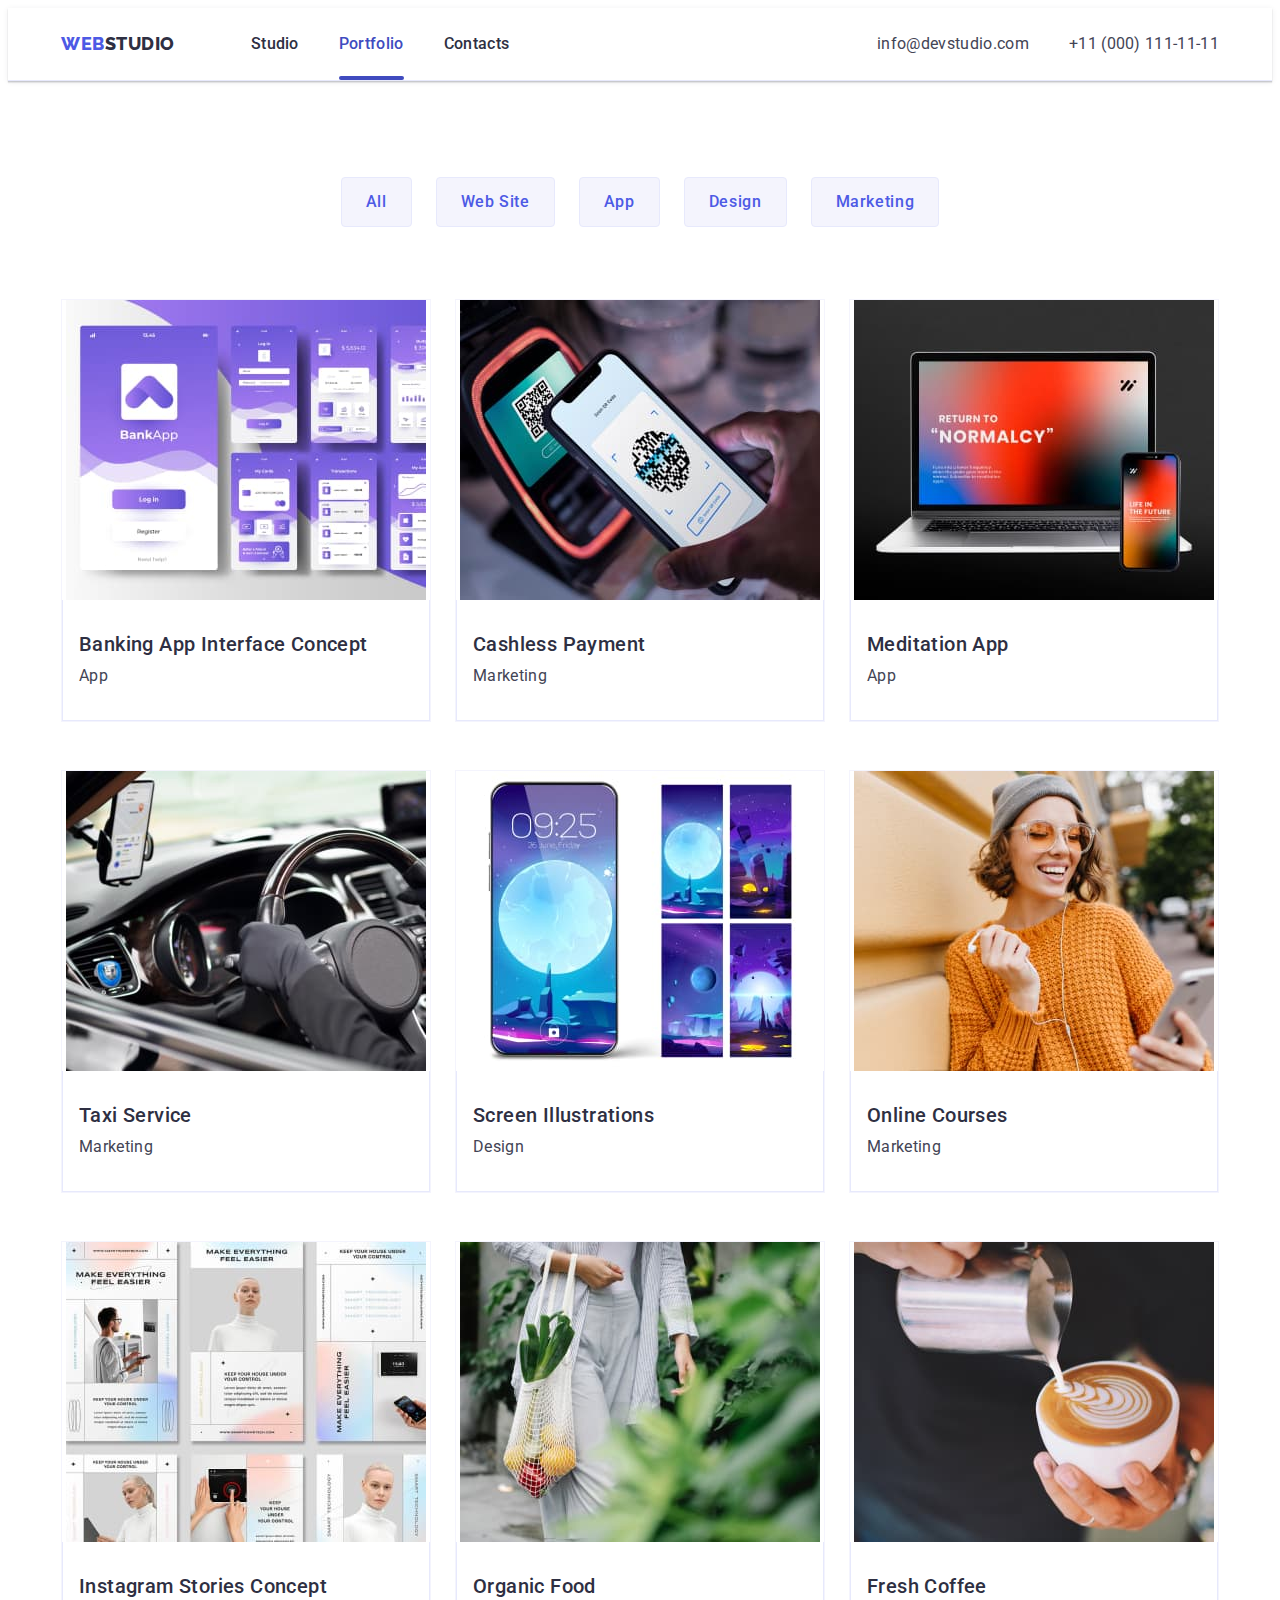
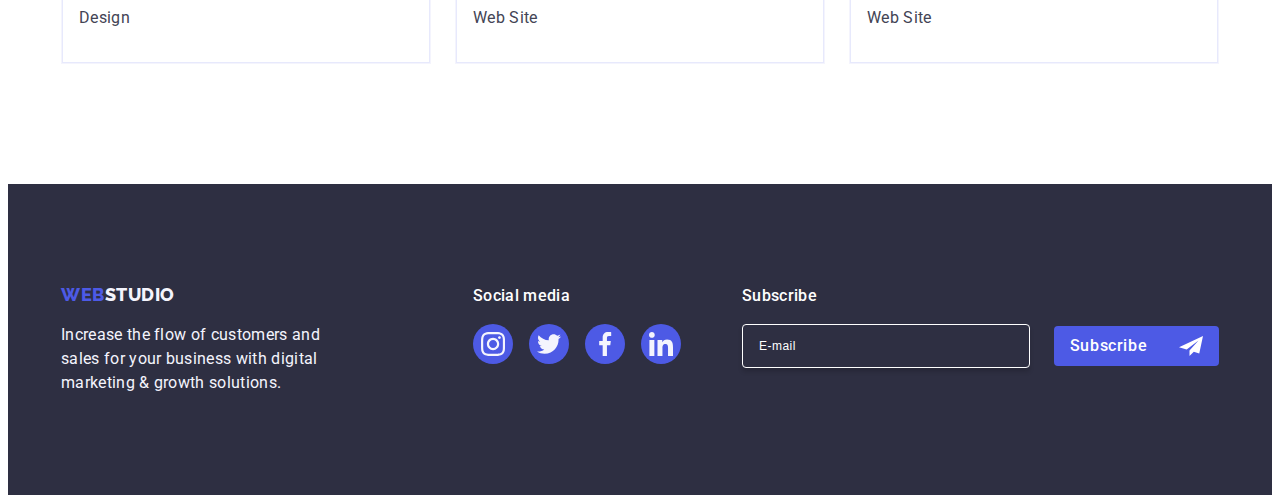
<file: portfolio.html>
<!DOCTYPE html>
<html lang="en">
  <head>
    <meta charset="UTF-8" />
    <meta name="viewport" content="width=device-width, initial-scale=1.0" />
    <title>Портфоліо</title>
    <link rel="preconnect" href="https://fonts.googleapis.com" />
    <link rel="preconnect" href="https://fonts.gstatic.com" crossorigin />
    <link
      href="https://fonts.googleapis.com/css2?family=Raleway:wght@800&family=Roboto:wght@400;500;700;900&display=swap"
      rel="stylesheet" />
    <link
      rel="stylesheet"
      href="https://cdnjs.cloudflare.com/ajax/libs/modern-normalize/2.0.0/modern-normalize.min.css"
      integrity="sha512-4xo8blKMVCiXpTaLzQSLSw3KFOVPWhm/TRtuPVc4WG6kUgjH6J03IBuG7JZPkcWMxJ5huwaBpOpnwYElP/m6wg=="
      crossorigin="anonymous"
      referrerpolicy="no-referrer" />
    <link rel="stylesheet" href="./css/styles.css" />
  </head>
  <body>
    <header class="header">
      <div class="header-container container">
        <nav class="header-nav nav">
          <a href="./index.html" class="logo link"
            >Web<span class="studio-header">Studio</span></a
          >
          <ul class="nav-list list">
            <li>
              <a href="./index.html" class="nav-list-item link">Studio</a>
            </li>
            <li>
              <a href="./portfolio.html" class="nav-list-item current link"
                >Portfolio</a
              >
            </li>
            <li>
              <a href="" class="nav-list-item link">Contacts</a>
            </li>
          </ul>
        </nav>
        <address class="link">
          <ul class="address-list list">
            <li class="address-list-item">
              <a href="mailto:info@devstudio.com" class="contacts-link link"
                >info@devstudio.com</a
              >
            </li>
            <li class="address-list-item">
              <a href="tel:+110001111111" class="contacts-link link"
                >+11 (000) 111-11-11</a
              >
            </li>
          </ul>
        </address>
      </div>
    </header>
    <main>
      <!-- Buttons -->
      <section class="buttons-section">
        <div class="container">
          <h1 class="visually-hidden">Filters</h1>
          <ul class="buttons-section-list list">
            <li>
              <button class="buttons" type="button">All</button>
            </li>
            <li>
              <button class="buttons" type="button">Web Site</button>
              <a href=""></a>
            </li>
            <li>
              <button class="buttons" type="button">App</button><a href=""></a>
            </li>
            <li>
              <button class="buttons" type="button">Design</button
              ><a href=""></a>
            </li>
            <li>
              <button class="buttons" type="button">Marketing</button
              ><a href=""></a>
            </li>
          </ul>
          <!-- Menu -->
          <ul class="menu-section-list card-set list">
            <li class="menu-list-item">
              <a href="" class="card-link link">
                <div class="thumb">
                  <img
                    class="menu-list-img"
                    src="./images/img-1.jpg"
                    alt="Banking App Interface Concept"
                    width="360"
                    height="300" />
                  <p class="overlay">
                    14 Stylish and User-Friendly App Design Concepts · Task
                    Manager App · Calorie Tracker App · Exotic Fruit Ecommerce
                    App · Cloud Storage App
                  </p>
                </div>
                <div class="menu-div">
                  <h2 class="menu-title">Banking App Interface Concept</h2>
                  <p class="menu-title-choice">App</p>
                </div>
              </a>
            </li>
            <li class="menu-list-item">
              <a href="" class="card-link link">
                <div class="thumb">
                  <img
                    class="menu-list-img"
                    src="./images/img-2.jpg"
                    alt="Cashless Payment"
                    width="360"
                    height="300" />
                  <p class="overlay">
                    14 Stylish and User-Friendly App Design Concepts · Task
                    Manager App · Calorie Tracker App · Exotic Fruit Ecommerce
                    App · Cloud Storage App
                  </p>
                </div>
                <div class="menu-div">
                  <h2 class="menu-title">Cashless Payment</h2>
                  <p class="menu-title-choice">Marketing</p>
                </div>
              </a>
            </li>
            <li class="menu-list-item">
              <a href="" class="card-link link">
                <div class="thumb">
                  <img
                    class="menu-list-img"
                    src="./images/img-3.jpg"
                    alt="Meditation App"
                    width="360"
                    height="300" />
                  <p class="overlay">
                    14 Stylish and User-Friendly App Design Concepts · Task
                    Manager App · Calorie Tracker App · Exotic Fruit Ecommerce
                    App · Cloud Storage App
                  </p>
                </div>
                <div class="menu-div">
                  <h2 class="menu-title">Meditation App</h2>
                  <p class="menu-title-choice">App</p>
                </div>
              </a>
            </li>
            <li class="menu-list-item">
              <a href="" class="card-link link">
                <div class="thumb">
                  <img
                    class="menu-list-img"
                    src="./images/img-4.jpg"
                    alt="Taxi Service"
                    width="360"
                    height="300" />
                  <p class="overlay">
                    14 Stylish and User-Friendly App Design Concepts · Task
                    Manager App · Calorie Tracker App · Exotic Fruit Ecommerce
                    App · Cloud Storage App
                  </p>
                </div>
                <div class="menu-div">
                  <h2 class="menu-title">Taxi Service</h2>
                  <p class="menu-title-choice">Marketing</p>
                </div>
              </a>
            </li>
            <li class="menu-list-item">
              <a href="" class="card-link link">
                <div class="thumb">
                  <img
                    class="menu-list-img"
                    src="./images/img-5.jpg"
                    alt="Screen Illustrations"
                    width="360"
                    height="300" />
                  <p class="overlay">
                    14 Stylish and User-Friendly App Design Concepts · Task
                    Manager App · Calorie Tracker App · Exotic Fruit Ecommerce
                    App · Cloud Storage App
                  </p>
                </div>
                <div class="menu-div">
                  <h2 class="menu-title">Screen Illustrations</h2>
                  <p class="menu-title-choice">Design</p>
                </div>
              </a>
            </li>
            <li class="menu-list-item">
              <a href="" class="card-link link">
                <div class="thumb">
                  <img
                    class="menu-list-img"
                    src="./images/img-6.jpg"
                    alt="Online Courses"
                    width="360"
                    height="300" />
                  <p class="overlay">
                    14 Stylish and User-Friendly App Design Concepts · Task
                    Manager App · Calorie Tracker App · Exotic Fruit Ecommerce
                    App · Cloud Storage App
                  </p>
                </div>
                <div class="menu-div">
                  <h2 class="menu-title">Online Courses</h2>
                  <p class="menu-title-choice">Marketing</p>
                </div>
              </a>
            </li>
            <li class="menu-list-item">
              <a href="" class="card-link link">
                <div class="thumb">
                  <img
                    class="menu-list-img"
                    src="./images/img-7.jpg"
                    alt="Instagram Stories Concept"
                    width="360"
                    height="300" />
                  <p class="overlay">
                    14 Stylish and User-Friendly App Design Concepts · Task
                    Manager App · Calorie Tracker App · Exotic Fruit Ecommerce
                    App · Cloud Storage App
                  </p>
                </div>
                <div class="menu-div">
                  <h2 class="menu-title">Instagram Stories Concept</h2>
                  <p class="menu-title-choice">Design</p>
                </div>
              </a>
            </li>
            <li class="menu-list-item">
              <a href="" class="card-link link">
                <div class="thumb">
                  <img
                    class="menu-list-img"
                    src="./images/img-8.jpg"
                    alt="Organic Food"
                    width="360"
                    height="300" />
                  <p class="overlay">
                    14 Stylish and User-Friendly App Design Concepts · Task
                    Manager App · Calorie Tracker App · Exotic Fruit Ecommerce
                    App · Cloud Storage App
                  </p>
                </div>
                <div class="menu-div">
                  <h2 class="menu-title">Organic Food</h2>
                  <p class="menu-title-choice">Web Site</p>
                </div>
              </a>
            </li>
            <li class="menu-list-item">
              <a href="" class="card-link link">
                <div class="thumb">
                  <img
                    class="menu-list-img"
                    src="./images/img-9.jpg"
                    alt="Fresh Coffee"
                    width="360"
                    height="300" />
                  <p class="overlay">
                    14 Stylish and User-Friendly App Design Concepts · Task
                    Manager App · Calorie Tracker App · Exotic Fruit Ecommerce
                    App · Cloud Storage App
                  </p>
                </div>
                <div class="menu-div">
                  <h2 class="menu-title">Fresh Coffee</h2>
                  <p class="menu-title-choice">Web Site</p>
                </div>
              </a>
            </li>
          </ul>
        </div>
      </section>
    </main>
    <footer class="foot-fon">
      <div class="footer-container container">
        <div class="logo-text">
          <a href="./index.html" class="logo-footer link"
            >Web<span class="studio-footer">Studio</span></a
          >
          <p class="footer-text">
            Increase the flow of customers and sales for your business with
            digital marketing & growth solutions.
          </p>
        </div>
        <div class="social-media">
          <p class="social-text">Social media</p>
          <ul class="social-list-footer list">
            <li class="social-footer-item">
              <a
                class="social-footer-link link"
                href="https://instagram.com/"
                target="_blank"
                ><svg class="social-list-icon" width="24" height="24">
                  <use href="./images/icons.svg#icon-instagram"></use></svg
              ></a>
            </li>
            <li class="social-footer-item">
              <a
                class="social-footer-link link"
                href="https://twitter.com/"
                target="_blank"
                ><svg class="social-list-icon" width="24" height="24">
                  <use href="./images/icons.svg#icon-twitter"></use></svg
              ></a>
            </li>
            <li class="social-footer-item">
              <a
                class="social-footer-link link"
                href="https://facebook.com/"
                target="_blank"
                ><svg class="social-list-icon" width="24" height="24">
                  <use href="./images/icons.svg#icon-facebook"></use></svg
              ></a>
            </li>
            <li class="social-footer-item">
              <a
                class="social-footer-link link"
                href="https://ua.linkedin.com/"
                target="_blank"
                ><svg class="social-list-icon" width="24" height="24">
                  <use href="./images/icons.svg#icon-linkedin"></use></svg
              ></a>
            </li>
          </ul>
        </div>
        <div class="footer-button">
          <p class="social-text">Subscribe</p>

          <form class="footer-form" name="subscribe_form">
            <label class="footer-form-label" for="subscribe-email">
              <input
                id="subscribe-email"
                class="footer-form-input"
                name="subscribe-email"
                type="email"
                placeholder="E-mail"
            /></label>
            <button class="footer-btn" type="submit">
              Subscribe
              <svg class="footer-btn-icon" width="24" height="24">
                <use href="./images/icons.svg#icon-subscribe"></use>
              </svg>
            </button>
          </form>
        </div>
      </div>
    </footer>
  </body>
</html>
</file>
<file: css/styles.css>
:root {
  --iris: #4d5ae5;
  --ocean: #404bbf;
  --slate: #434455;
  --cornflower: #e7e9fc;
  --cloud: #f4f4fd;
  --grey: #2e2f42;
  --white: #ffffff;
  --lightslate: #8e8f99;
  --green: #31d0aa;
  --dairy: #fcfcfc;
  --animation: 250ms cubic-bezier(0.4, 0, 0.2, 1);
}
/*======= Base styles ============ */
body {
  font-family: 'Roboto', sans-serif;
  color: var(--slate);
  background-color: var(--white);
  line-height: 1.5;
  font-size: 16px;
}

.list {
  list-style: none;
  padding: 0;
  margin: 0;
}

.link {
  text-decoration: none;
  font-style: normal;
  color: currentColor;
}
.visually-hidden {
  position: absolute;
  width: 1px;
  height: 1px;
  margin: -1px;
  border: 0;
  padding: 0;
  white-space: nowrap;
  clip-path: inset(100%);
  clip: rect(0 0 0 0);
  overflow: hidden;
}
h1,
h2,
h3,
p {
  margin: 0;
}
.h-two {
  color: var(--grey);
  font-size: 36px;
  font-weight: 700;
  line-height: 1.11;
  letter-spacing: 0.02em;
  text-transform: capitalize;
  text-align: center;
  min-width: 323px;
  margin: 0 auto;
  margin-bottom: 72px;
}
.h-three {
  color: var(--grey);
  background-color: var(--white);
  font-size: 20px;
  font-weight: 500;
  line-height: 1.2;
  letter-spacing: 0.02em;
  margin-bottom: 8px;
}
.nav {
  display: flex;
  align-items: center;
}
img {
  display: block;
  max-width: 100%;
  height: auto;
  margin: 0 auto;
}
/* ==========All styles================ */
.container {
  max-width: 428px;
  margin: 0 auto;
  padding: 0 16px;
}
@media screen and (min-width: 768px) {
  .container {
    max-width: 768px;
  }
}
@media screen and (min-width: 1158px) {
  .container {
    max-width: 1158px;
    padding: 0 15px;
  }
}

/* ======== Header styles ======================= */
/* Logo */
.logo {
  display: flex;
  padding: 24px 0;
  align-items: center;
  color: var(--iris);
  font-family: 'Raleway', sans-serif;
  font-size: 18px;
  font-weight: 800;
  line-height: 1.17;
  letter-spacing: 0.54px;
  text-transform: uppercase;
}
@media only screen and (min-width: 768px) {
  .logo {
    margin-right: 76px;
  }
  .nav-list {
    display: flex;
    align-items: center;
    gap: 40px;
    margin-right: auto;
  }
}
.header {
  border-bottom: 1px solid var(--cornflower);
  box-shadow: 0px 2px 1px rgba(46, 47, 66, 0.08),
    0px 1px 1px rgba(46, 47, 66, 0.16), 0px 1px 6px rgba(46, 47, 66, 0.08);
}
.header-container {
  display: flex;
  flex-direction: row;
  align-items: center;
  justify-content: space-between;
  padding-left: 16px;
  padding-right: 16px;
}

.studio-header {
  color: var(--grey);
}

@media only screen and (max-width: 767.98px) {
  .nav-list,
  .address {
    display: none;
  }
}

.nav-list-item {
  display: block;
  padding: 24px 0;
  position: relative;
  color: var(--grey);
  font-weight: 500;
  line-height: 1.5;
  letter-spacing: 0.02em;
  transition: color var(--animation);
}
.nav-list-item.link:hover,
.nav-list-item.link:focus,
.nav-list-item.link:active,
.nav-list-item.current {
  color: var(--ocean);
}

.nav-list-item::after {
  content: '';
  position: absolute;
  left: 0;
  bottom: 0;
  display: block;
  width: 100%;
  height: 4px;
  border-radius: 2px;
}

.nav-list-item.current::after {
  background-color: var(--ocean);
}
/* Address */
.address-list {
  display: flex;
  flex-wrap: wrap;
  gap: 40px;
}

@media only screen and (min-width: 768px) and (max-width: 1157.98px) {
  .address-list {
    flex-direction: column;
    justify-content: right;
    gap: 12px;
  }
}

.address-list-item {
  transition: color var(--animation);
}
.contacts-link {
  display: block;
  padding: 0;
  font-size: 12px;
  letter-spacing: 0.02em;
  color: var(--slate);
  transition: color var(--animation);
}
@media only screen and (min-width: 1158px) {
  .contacts-link {
    font-size: 16px;
  }
}
.contacts-link.link:hover,
.contacts-link.link:focus {
  color: var(--ocean);
}
.contacts-link.link:active {
  color: var(--ocean);
}
/* ====================================== */
/* ==========Main section================ */
.main-section {
  max-width: 428px;
  margin: 0 auto;
  padding: 112px 0;
  text-align: center;
  background-color: var(--grey);
  background-image: linear-gradient(
      rgba(46, 47, 66, 0.7),
      rgba(46, 47, 66, 0.7)
    ),
    url(../images/people_mob@1x.jpg);
  background-size: cover;
  background-repeat: no-repeat;
  background-position: center;
  border: 1px solid #000;
  box-shadow: 0px 4px 4px 0px rgba(0, 0, 0, 0.25);
}

@media only screen and (min-device-pixel-ratio: 2),
  only screen and (min-resolution: 192dpi),
  only screen and (min-resolution: 2dppx) {
  .main-section {
    background-image: linear-gradient(
        rgba(46, 47, 66, 0.7),
        rgba(46, 47, 66, 0.7)
      ),
      url(../images/people_mob@2x.jpg);
  }
}

@media only screen and (min-width: 768px) {
  .main-section {
    max-width: 768px;
    background-image: linear-gradient(
        rgba(46, 47, 66, 0.7),
        rgba(46, 47, 66, 0.7)
      ),
      url(../images/people_tab@1x.jpg);
  }
}
@media only screen and (min-width: 768px) and (min-device-pixel-ratio: 2),
  only screen and (min-width: 768px) and (min-resolution: 192dpi),
  only screen and (min-width: 768px) and (min-resolution: 2dppx) {
  .main-section {
    background-image: linear-gradient(
        rgba(46, 47, 66, 0.7),
        rgba(46, 47, 66, 0.7)
      ),
      url(../images/people_tab@2x.jpg);
  }
}
@media only screen and (min-width: 1158px) {
  .main-section {
    max-width: 1440px;
    padding: 188px 0;
    background-image: linear-gradient(
        rgba(46, 47, 66, 0.7),
        rgba(46, 47, 66, 0.7)
      ),
      url(../images/people-office-desk@1x.jpg);
  }
}
@media only screen and (min-width: 1158px) and (min-device-pixel-ratio: 2),
  only screen and (min-width: 1158px) and (min-resolution: 192dpi),
  only screen and (min-width: 1158px) and (min-resolution: 2dppx) {
  .main-section {
    background-image: linear-gradient(
        rgba(46, 47, 66, 0.7),
        rgba(46, 47, 66, 0.7)
      ),
      url(../images/people-office-desk@2x.jpg);
  }
}

.main-section-title {
  max-width: 320px;
  margin: 0 auto 72px;
  font-size: 36px;
  font-weight: 700;
  line-height: 1.11;
  letter-spacing: 0.02em;
  color: var(--white);
}
.main-section-btn {
  display: block;
  min-width: 169px;
  height: 56px;
  padding: 16px 32px;
  margin: 0 auto;
  border-radius: 4px;
  border: none;
  font-family: inherit;
  background-color: var(--iris);
  color: var(--white);
  font-weight: 500;
  font-size: 16px;
  line-height: 1.5;
  letter-spacing: 0.04em;
  cursor: pointer;
  transition: background-color var(--animation);
}
.main-section-btn:hover,
.main-section-btn:focus {
  background: var(--ocean);
  color: var(--white);
}
.main-section-btn:active {
  background: var(--ocean);
  color: var(--white);
}

@media screen and (min-width: 768px) {
  .main-section-title {
    max-width: 496px;
    margin: 0 auto 36px;
    font-size: 56px;
    line-height: 1.07;
  }
}

@media screen and (min-width: 1158px) {
  .main-section-title {
    margin: 0 auto 48px;
  }
}

/* =====section-two===== */
.section-two {
  padding: 96px 0;
  margin: 0 auto;
  background: var(--white);
}
.h-three {
  text-align: center;
}
@media screen and (min-width: 768px) {
  .h-three {
    text-align: left;
  }
}
.principles-discr {
  color: var(--slate);
  font-weight: 500;
  letter-spacing: 0.02em;
}

@media only screen and (max-width: 767.98px) {
  .section-two-item:not(:last-child) {
    margin-bottom: 72px;
  }
}
@media screen and (min-width: 768px) {
  .section-two-list {
    display: flex;
    flex-wrap: wrap;
    column-gap: 24px;
    row-gap: 72px;
  }
  .section-two-item {
    width: calc((100% - 24px) / 2);
  }
  .principles-discr {
    font-weight: 400;
  }
}
@media only screen and (max-width: 1157.98px) {
  .section-two-item:not(:last-child) {
    margin-bottom: 72px;
  }
  .h-three {
    font-size: 36px;
    font-weight: 700;
    line-height: 1.11;
  }
}
.section-two-wrapper {
  display: none;
  align-items: center;
  justify-content: center;
  width: 264px;
  height: 112px;
  margin-bottom: 8px;
  border-radius: 4px;
  background-color: var(--cloud);
}
@media screen and (min-width: 1158px) {
  .section-two {
    padding: 120px 0;
  }
  .section-two-list {
    gap: 24px;
  }
  .section-two-item {
    width: calc((100% - 72px) / 4);
  }
  .section-two-wrapper {
    display: flex;
  }
}

/* =====section-three============ */
@media only screen and (max-width: 1157.98px) {
  .section-three {
    display: none;
  }
}
@media only screen and (min-width: 1158px) {
  .section-three {
    margin: 0 auto;
    padding-bottom: 120px;
  }

  .section-three-list {
    gap: 24px;
    --indent: 24px;
    --items: 3;
  }
  .card-set {
    display: flex;
    flex-wrap: nowrap;
    column-gap: var(--indent);
  }
  .card-set-item {
    flex-basis: calc(
      (100% - var(--indent) * (var(--items) - 1)) / var(--items)
    );
  }
  .section-three-item {
    border: 0;
  }
}
/* ======team-section=============== */
.team-section {
  background-color: var(--cloud);
  margin: 0;
  padding: 96px 0;
}
@media only screen and (min-width: 1158px) {
  .team-section {
    padding: 120px 0;
  }
}
.team-section-title {
  color: var(--grey);
  text-align: center;
  font-size: 36px;
  font-weight: 700;
  line-height: 1.11;
  letter-spacing: 0.02em;
  text-transform: capitalize;
  min-width: 162px;
  margin: 0 auto;
  margin-bottom: 72px;
}

.team-section-list {
  display: flex;
  flex-wrap: wrap;
  text-align: center;
  gap: 72px 24px;
  align-items: center;
  justify-content: center;
}

@media only screen and (min-width: 768px) {
  .team-section-list {
    max-width: 584px;
    --items: 2;
    --indent: 24px;
  }
}
@media only screen and (min-width: 1158px) {
  .team-section-list {
    max-width: 1158px;
    --items: 4;
    --indent: 24px;
  }
}
.team-section-item {
  width: 100%;
  background-color: var(--white);
  border: 1px solid var(--cornflower);
  border-top: none;
  border-radius: 0px 0px 4px 4px;
  box-shadow: 0px 2px 1px 0px rgba(46, 47, 66, 0.08),
    0px 1px 1px 0px rgba(46, 47, 66, 0.16),
    0px 1px 6px 0px rgba(46, 47, 66, 0.08);
}
@media only screen and (min-width: 768px) {
  .team-section-item {
    width: calc((100% - var(--indent) * (var(--items) - 1)) / var(--items));
  }
}
@media only screen and (min-width: 1158px) {
  .team-section-item {
    width: calc((100% - var(--indent) * (var(--items) - 1)) / var(--items));
  }
}
.employee-info {
  display: flex;
  padding-top: 32px;
  padding-bottom: 32px;
  flex-direction: column;
  justify-content: center;
  align-items: center;
  gap: 8px;
}
.employee-title {
  color: var(--grey);
  font-size: 20px;
  font-weight: 700;
  margin-bottom: 8px;
  letter-spacing: 0.02em;
  text-align: center;
  line-height: 1.2;
}
.employee-job {
  font-weight: 400;
  letter-spacing: 0.02em;
  text-transform: capitalize;
  margin-bottom: 8px;
}
.social-list {
  display: flex;
  gap: 24px;
  justify-content: center;
  align-items: center;
}

.social-list-item {
  transition: background-color var(--animation);
}
.social-list-link {
  display: flex;
  justify-content: center;
  align-items: center;
  width: 40px;
  height: 40px;
  background-color: var(--iris);
  border-radius: 50%;
  color: var(--cloud);
  transition: background-color var(--animation);
}
.social-list-link:hover,
.social-list-link:focus {
  background-color: var(--ocean);
  box-shadow: 0px 2px 1px 0px rgba(46, 47, 66, 0.08),
    0px 1px 1px 0px rgba(46, 47, 66, 0.16),
    0px 1px 6px 0px rgba(46, 47, 66, 0.08);
  border-radius: 50%;
}
.social-list-icon {
  fill: currentColor;
}

/* ======customers-section=============== */
.customers-section {
  padding: 96px 0;
}
.customers-section-list {
  display: flex;
  flex-wrap: wrap;
  gap: 72px 16px;
  --items: 2;
  --indent: 16px;
}
.customers-list-item {
  width: calc((100% - var(--indent) * (var(--items) - 1)) / var(--items));
}
.customers-item {
  display: flex;
  align-items: center;
  justify-content: center;
  height: 88px;
  border: 1px solid var(--lightslate);
  border-radius: 4px;
  color: var(--lightslate);
  transition: color var(--animation), border-color var(--animation);
}
.customers-icon {
  width: 110px;
  height: 56px;
  fill: currentColor;
}
.customers-item:hover,
.customers-item:focus {
  fill: var(--ocean);
  border-color: var(--ocean);
  color: var(--ocean);
}
@media only screen and (min-width: 768px) and (max-width: 1157px) {
  .container {
    width: 552px;
  }
  .customers-section-list {
    gap: 72px 24px;
    --items: 3;
    --indent: 24px;
  }
  .customers-item {
    margin: 0 auto;
  }
  .customers-icon {
    width: 104px;
  }
}
@media only screen and (min-width: 1158px) {
  .customers-section {
    padding: 120px 0;
  }
  .customers-section-list {
    gap: 0 24px;
    --items: 6;
    --indent: 24px;
  }
}
/* =====Buttons====== */
.buttons-section {
  padding-top: 96px;
  padding-bottom: 120px;
}

.buttons {
  font-family: inherit;
  background: var(--cloud);
  color: var(--iris);
  text-align: center;
  font-weight: 500;
  font-size: 16px;
  line-height: 1.5;
  letter-spacing: 0.04em;
  cursor: pointer;
  min-width: 21px;
  min-height: 24px;
  border-radius: 4px;
  border: 1px solid var(--cornflower);
  padding: 12px 24px;
  transition: color var(--animation), background-color var(--animation),
    border-color var(--animation), box-shadow var(--animation);
}
.buttons:hover,
section-two-icon .buttons:focus {
  background: var(--ocean);
  color: var(--white);
  border: 1px solid transparent;
  box-shadow: 0px 2px 2px 0px rgba(0, 0, 0, 0.12),
    0px 2px 1px 0px rgba(0, 0, 0, 0.08), 0px 3px 1px 0px rgba(0, 0, 0, 0.1);
}
.buttons:active {
  background: var(--ocean);
  color: var(--white);
  box-shadow: 0px 2px 2px 0px rgba(0, 0, 0, 0.12),
    0px 2px 1px 0px rgba(0, 0, 0, 0.08), 0px 3px 1px 0px rgba(0, 0, 0, 0.1);
}
.buttons-section-list {
  display: flex;
  gap: 24px;
  justify-content: center;
  margin-bottom: 72px;
}
/* ======Menu section======= */
.menu-section-list {
  display: flex;
  flex-wrap: wrap;
  column-gap: 24px;
  row-gap: 48px;
}
.menu-list-item {
  background: var(--white);
  width: calc((100% - 48px) / 3);
  transition: box-shadow var(--animation);
}
.card-link {
  display: block;
  border: 1px solid var(--cloud, #f4f4fd);
  transition: box-shadow var(--animation);
}
.card-link:hover,
.card-link:focus {
  border: none;
  box-shadow: 0px 2px 1px 0px rgba(46, 47, 66, 0.08),
    0px 1px 1px 0px rgba(46, 47, 66, 0.16),
    0px 1px 6px 0px rgba(46, 47, 66, 0.08);
}
.thumb {
  position: relative;
  overflow: hidden;
}
.overlay {
  position: absolute;
  top: 0;
  left: 0;
  width: 100%;
  height: 100%;
  padding: 24px 16px;
  color: var(--cloud);
  background-color: var(--iris);
  transform: translateY(100%);
  transition: transform var(--animation);
  letter-spacing: 0.02em;
  padding: 40px 32px;
}

.card-link:hover .overlay,
.card-link:focus .overlay {
  transform: translateY(0);
}
.menu-list-img {
  display: block;
}
.menu-div {
  padding: 32px 16px;
  border: 1px solid var(--cornflower);
  border-top: none;
}
.menu-div .menu-title {
  color: var(--grey);
  font-size: 20px;
  font-weight: 500;
  line-height: 1.2;
  letter-spacing: 0.02em;
  margin: 0;
  margin-bottom: 8px;
}
.menu-div .menu-title-choice {
  color: var(--slate);
  font-weight: 400;
  letter-spacing: 0.02em;
  margin: 0;
  transition: transform var(--animation);
}

/* =====Footer styles============== */
.foot-fon {
  padding-top: 96px;
  padding-bottom: 96px;
  background-color: var(--grey);
}
.footer-container {
  display: flex;
  flex-wrap: wrap;
  justify-content: center;
  gap: 72px;
}

@media only screen and (max-width: 767.98px) {
  .logo-text,
  .social-media,
  .footer-button {
    display: block;
    text-align: center;
  }
  .footer-form-label,
  .footer-form-input {
    max-width: 100%;
  }
}

@media only screen and (min-width: 767px) {
  .footer-container {
    max-width: 584px;
    gap: 72px 24px;
    justify-content: flex-start;
  }
}
@media only screen and (min-width: 1158px) {
  .foot-fon {
    padding-top: 100px;
    padding-bottom: 100px;
  }
  .footer-container {
    max-width: 1158px;
    flex-wrap: nowrap;
  }
  .logo-text {
    margin-right: 120px;
  }
  .footer-button {
    margin-left: auto;
  }
}

.logo-footer {
  display: inline-flex;
  align-items: center;
  margin-bottom: 18px;
  color: var(--iris);
  font-family: 'Raleway', sans-serif;
  font-size: 18px;
  font-weight: 800;
  line-height: 1.17;
  letter-spacing: 0.54px;
  text-transform: uppercase;
}
.studio-footer {
  color: var(--cloud);
}
.footer-text {
  max-width: 268px;
  color: var(--cloud);
  letter-spacing: 0.02em;
}

.social-list-footer {
  display: flex;
  justify-content: center;
  align-items: center;
  gap: 16px;
}
.social-footer-item {
  transition: background-color var(--animation);
}

.social-footer-link {
  display: flex;
  justify-content: center;
  align-items: center;
  width: 40px;
  height: 40px;
  background-color: var(--iris);
  border-radius: 50%;
  color: var(--cloud);
  transition: background-color var(--animation);
}

.social-text {
  color: var(--white);
  font-weight: 500;
  letter-spacing: 0.32px;
  margin-bottom: 16px;
}

.social-footer-link:hover,
.social-footer-link:focus {
  background-color: var(--green);
}

/* --Footer form-- */
.footer-button {
  display: flex;
  flex-direction: column;
}
@media only screen and (min-width: 768px) {
  .footer-button {
    padding-left: 0;
    justify-content: flex-start;
  }
}

.footer-form-label {
  max-width: 100%;
}
.footer-form {
  display: flex;
  align-items: center;
  justify-content: center;
  gap: 24px;
}
@media only screen and (max-width: 767.98px) {
  .footer-form {
    display: block;
    text-align: center;
  }
}

.footer-form-input {
  width: 268px;
  height: 40px;
  padding-left: 16px;
  margin-bottom: 16px;
  font-size: 12px;
  letter-spacing: 0.04em;
  line-height: 1.5;
  color: var(--white);
  outline: transparent;
  background-color: transparent;
  border-radius: 4px;
  border: 1px solid var(--white);
  box-shadow: 0px 4px 4px 0px rgba(0, 0, 0, 0.15);
  transition: border-color var(--animation);
}
@media only screen and (min-width: 768px) {
  .footer-form-input {
    margin-bottom: 0;
  }
}
@media only screen and (min-width: 1158px) {
  .footer-form {
    display: flex;
    align-items: center;
    gap: 24px;
  }
}
.footer-form-input:focus {
  border-color: var(--ocean);
}
.footer-form-input::placeholder {
  color: var(--white);
}
.footer-btn {
  display: flex;
  align-items: center;
  justify-content: center;
  gap: 16px;
  min-width: 165px;
  height: 40px;
  margin: 0 auto;

  border-radius: 4px;
  border: none;
  font-family: inherit;
  background: var(--iris);
  color: var(--white);
  font-weight: 500;
  font-size: 16px;
  line-height: 1.5;
  letter-spacing: 0.04em;
  cursor: pointer;
  transition: background-color var(--animation), color var(--animation),
    box-shadow var(--animation);
}
.footer-btn-icon {
  fill: var(--white);
  margin-left: 16px;
}

.footer-btn:hover,
.footer-btn:focus,
.footer-btn:active {
  background: var(--ocean);
  color: var(--white);
}

/* --Social media--*/
.social-list-footer {
  display: flex;
  justify-content: center;
  align-items: center;
  gap: 16px;
}
.social-footer-item {
  transition: background-color var(--animation);
}

/*====== Address in Mobile menu =============*/

.address-mobile-tel {
  color: var(--iris);
  font-size: 34px;
  font-weight: 700;
  line-height: 1.11;
  letter-spacing: 0.02em;
  margin-bottom: 40px;
}
.address-mobile-email {
  color: var(--slate);
  font-size: 20px;
  font-weight: 500;
  line-height: 1.2;
  letter-spacing: 0.02em;
  margin-bottom: 48px;
}

/* =====Modal window============== */
.backdrop {
  position: fixed;
  top: 0;
  left: 0;
  width: 100%;
  height: 100%;
  background: rgba(46, 47, 66, 0.4);
  transition: opacity var(--animation), visibility var(--animation);
}
.modal {
  position: absolute;
  top: 50%;
  left: 50%;
  width: 408px;
  padding: 72px 24px 24px 24px;
  min-height: 584px;
  border-radius: 4px;
  background-color: var(--dairy);
  box-shadow: 0px 2px 1px 0px rgba(0, 0, 0, 0.2),
    0px 1px 3px 0px rgba(0, 0, 0, 0.12), 0px 1px 1px 0px rgba(0, 0, 0, 0.14);
  opacity: 1;
  transform: translateX(-50%) translateY(-50%);
  transition: transform var(--animation);
}

@media only screen and (max-width: 767.98px) {
  .modal {
    width: calc(100% - 36px);
  }
}
.modal-btn {
  background-color: var(--cornflower);
  border: 1px solid rgba(0, 0, 0, 0.1);
  padding: 0;
  width: 24px;
  height: 24px;
  bottom: 24px;
  display: flex;
  align-items: center;
  justify-content: center;
  position: absolute;
  top: 24px;
  right: 24px;
  border-radius: 50%;
  cursor: pointer;
  transition: background-color var(--animation), border var(--animation);
}
.modal-btn-icon {
  transition: fill var(--animation);
}
.modal-btn:hover,
.modal-btn:focus {
  fill: var(--white);
  background-color: var(--ocean);
  border: none;
}
.backdrop.is-hidden {
  opacity: 0;
  pointer-events: none;
  visibility: hidden;
}
.backdrop.is-hidden .modal {
  opacity: 0;
  transform: translateX(-50%) translateY(-50%);
}
/* Modal form */
.modal-title {
  display: block;
  margin-bottom: 16px;
  font-size: 16px;
  font-weight: 500;
  line-height: 1.5;
  letter-spacing: 0.02em;
  color: var(--grey);
  text-align: center;
}

.modal-form-item {
  margin-bottom: 8px;
}
.modal-form-part {
  margin-bottom: 16px;
}
.modal-form-label {
  display: block;
  margin-bottom: 4px;
  color: var(--lightslate);
  font-family: Roboto;
  font-size: 12px;
  font-weight: 400;
  line-height: 1.17;
  letter-spacing: 0.04em;
}
.modal-form-field {
  position: relative;
  margin-bottom: 8px;
}

.modal-form-input {
  width: 100%;
  height: 40px;
  padding-left: 38px;
  font-size: 18px;
  letter-spacing: 0.04em;
  border-radius: 4px;
  border: 1px solid rgba(46, 47, 66, 0.4);
  outline: transparent;
  background-color: transparent;

  transition: border-color var(--animation);
}

.modal-form-comment {
  width: 100%;
  height: 120px;
  font-size: 12px;
  line-height: 1.17em;
  letter-spacing: 0.04em;
  color: rgba(46, 47, 66, 0.4);
  border: 1px solid rgba(46, 47, 66, 0.4);
  border-radius: 4px;
  background-color: transparent;
  padding: 8px 16px;
  outline: transparent;
  resize: none;
  transition: border-color var(--animation);
}
.modal-form-comment:focus {
  border-color: var(--iris);
}

.modal-form-icon {
  position: absolute;
  top: 50%;
  left: 16px;
  fill: var(--grey);
  transform: translateY(-50%);
  transition: fill var(--animation);
}
.modal-form-input:focus,
.modal-form-comment:focus,
.modal-form-input:hover,
.modal-form-comment:hover,
.modal-form-input:active,
.modal-form-comment:active {
  border-color: var(--iris);
}
.modal-form-input:focus + .modal-form-icon,
.modal-form-input:active + .modal-form-icon {
  fill: var(--iris);
}
.modal-form-input::placeholder {
  opacity: 0;
  color: var(--grey);
  transition: opacity var(--animation);
}
.modal-form-input:focus::placeholder {
  opacity: 1;
}
/* Agreement */
.modal-form-agree {
  margin-bottom: 24px;
  display: flex;
  align-items: center;
  justify-content: center;
}
.modal-form-agreement {
  font-size: 12px;
  letter-spacing: 0.04em;
  line-height: 1.17;
  color: var(--lightslate);
  margin-left: 8px;
  display: block;
}
.agreement-checkbox {
  width: 16px;
  height: 16px;
  border: 1px solid rgba(46, 47, 66, 0.4);
  border-radius: 2px;

  transition: background-color var(--animation), border-color var(--animation),
    fill var(--animation);
  display: inline-flex;
  align-items: center;
  justify-content: center;
  fill: transparent;
}

.agreement-checkbox:focus,
.agreement-checkbox:hover {
  border-color: var(--ocean);
}
input[type='checkbox']:checked + .modal-form-agreement > .agreement-checkbox {
  background-color: var(--ocean);
  border-color: var(--ocean);
  fill: var(--cloud);
}
.agreement-checkbox-icon {
  fill: var(--cloud);
}

.modal-form-link {
  color: var(--iris);
}

.agree-btn {
  margin-top: 24px;
}

/*==============================*/
/* Mobile menu */
.menu-toggle {
  min-height: 22px;
  min-width: 32px;
  display: flex;
  align-items: center;
  justify-content: center;
  margin: 0;
  padding: 24px 0;
  background-color: transparent;
  cursor: pointer;
  border: none;
  outline: none;
}
.mobile-menu-icon {
  stroke: var(--grey);
}
.menu-close-icon {
  fill: var(--grey);
}
@media only screen and (min-width: 768px) {
  .menu-toggle {
    display: none;
  }
}

.menu-toggle:hover,
.menu-toggle:focus {
  background-color: rgba(0, 0, 0, 0.1);
}

.menu-container {
  display: flex;
  flex-direction: column;
  position: fixed;
  top: 0;
  left: 0;
  width: 100%;
  height: 100%;
  padding: 80px 40px 40px 40px;
  background-color: var(--white);
  z-index: 999;

  transform: translateX(100%);
  transition: transform 250ms ease-in-out;
}

.menu-container.is-open {
  transform: translateX(0);
}

.menu-container .menu-toggle {
  position: absolute;
  top: 24px;
  right: 24px;
  background-color: var(--cornflower);
  border: 1px solid var(--navyblue);
  border-radius: 50%;
}

.mobile-menu {
  margin-bottom: auto;
}

.mobile-menu-item:not(:last-child) {
  margin-bottom: 40px;
}
.mobile-menu-link {
  display: block;
  color: var(--navyblue);
  font-size: 36px;
  font-weight: 700;
  line-height: 1.11;
  letter-spacing: 0.02em;
  margin-bottom: 40px;
}
.mobile-menu-link:hover,
.mobile-menu-link:focus,
.mobile-menu-link:active,
.mobile-menu-link.current {
  color: var(--ocean);
}

.mobile-social-media.social-list-footer {
  gap: 56px;
}
</file>
